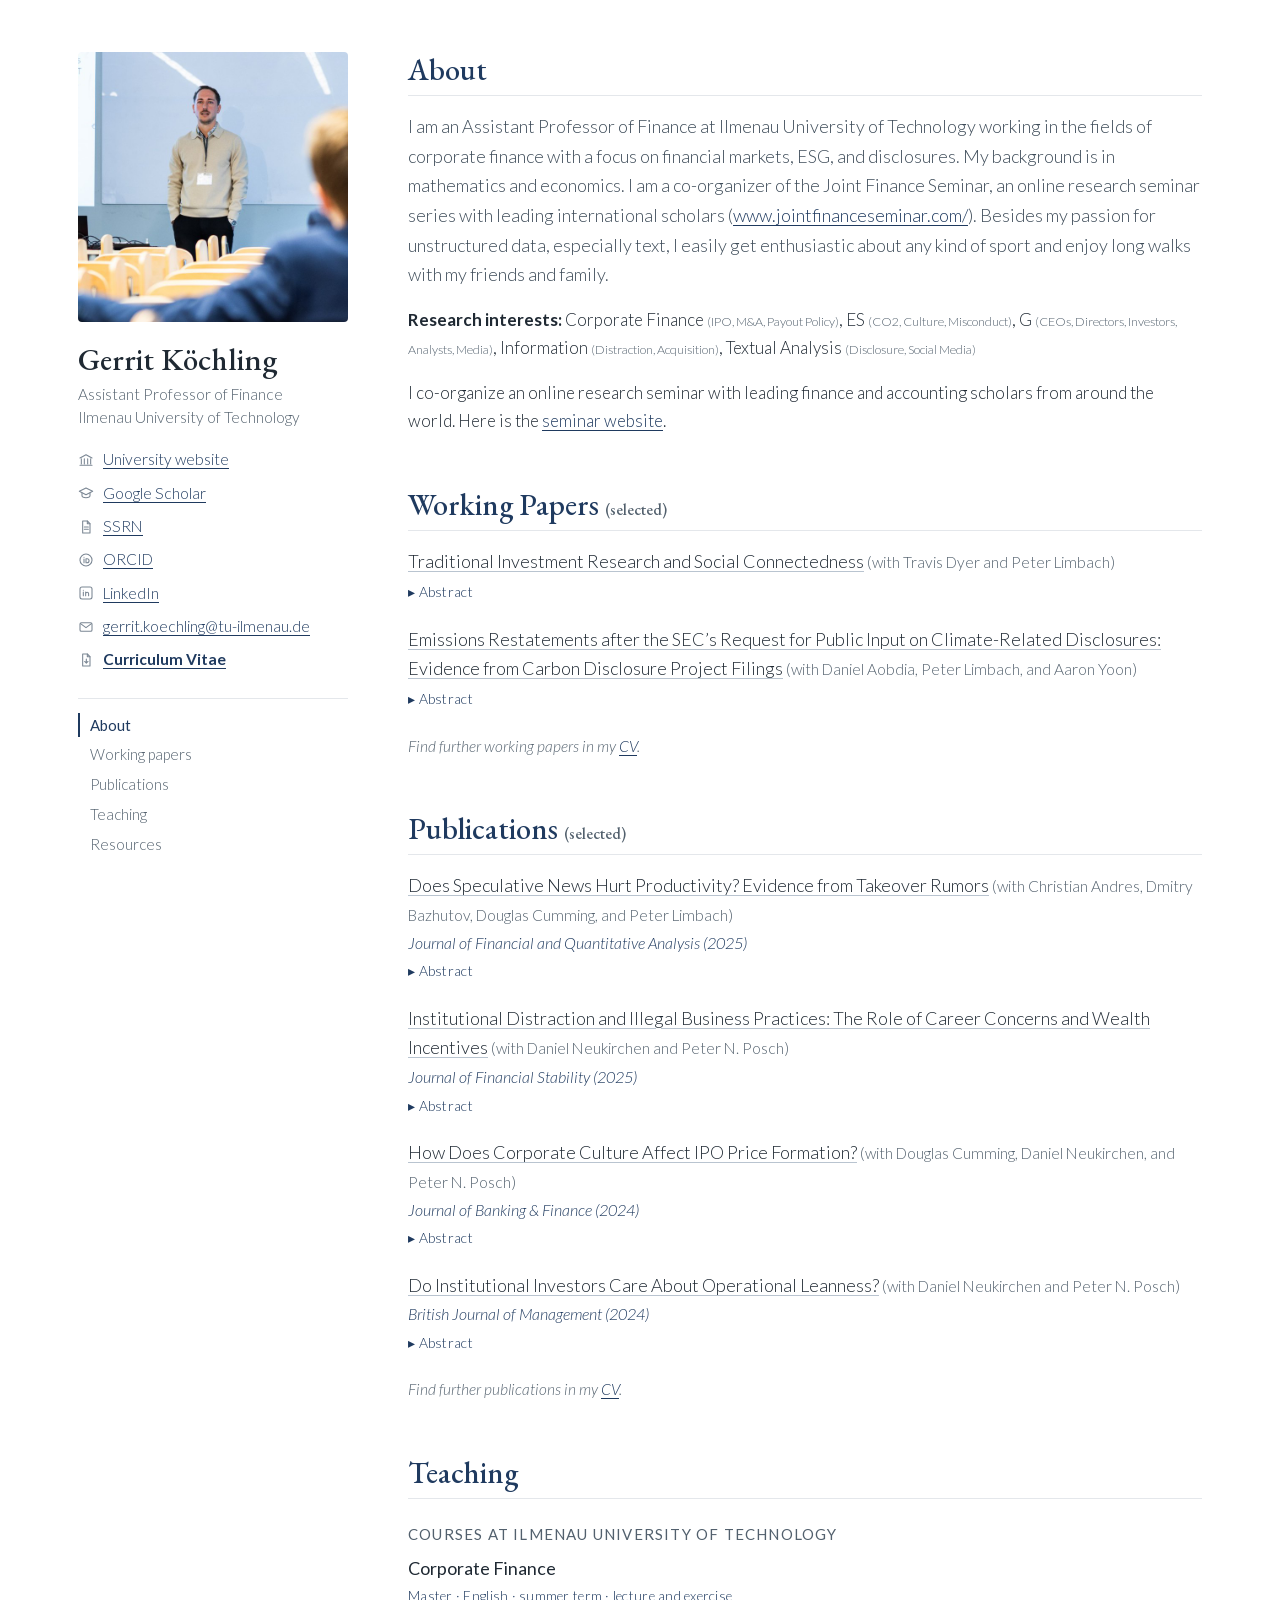
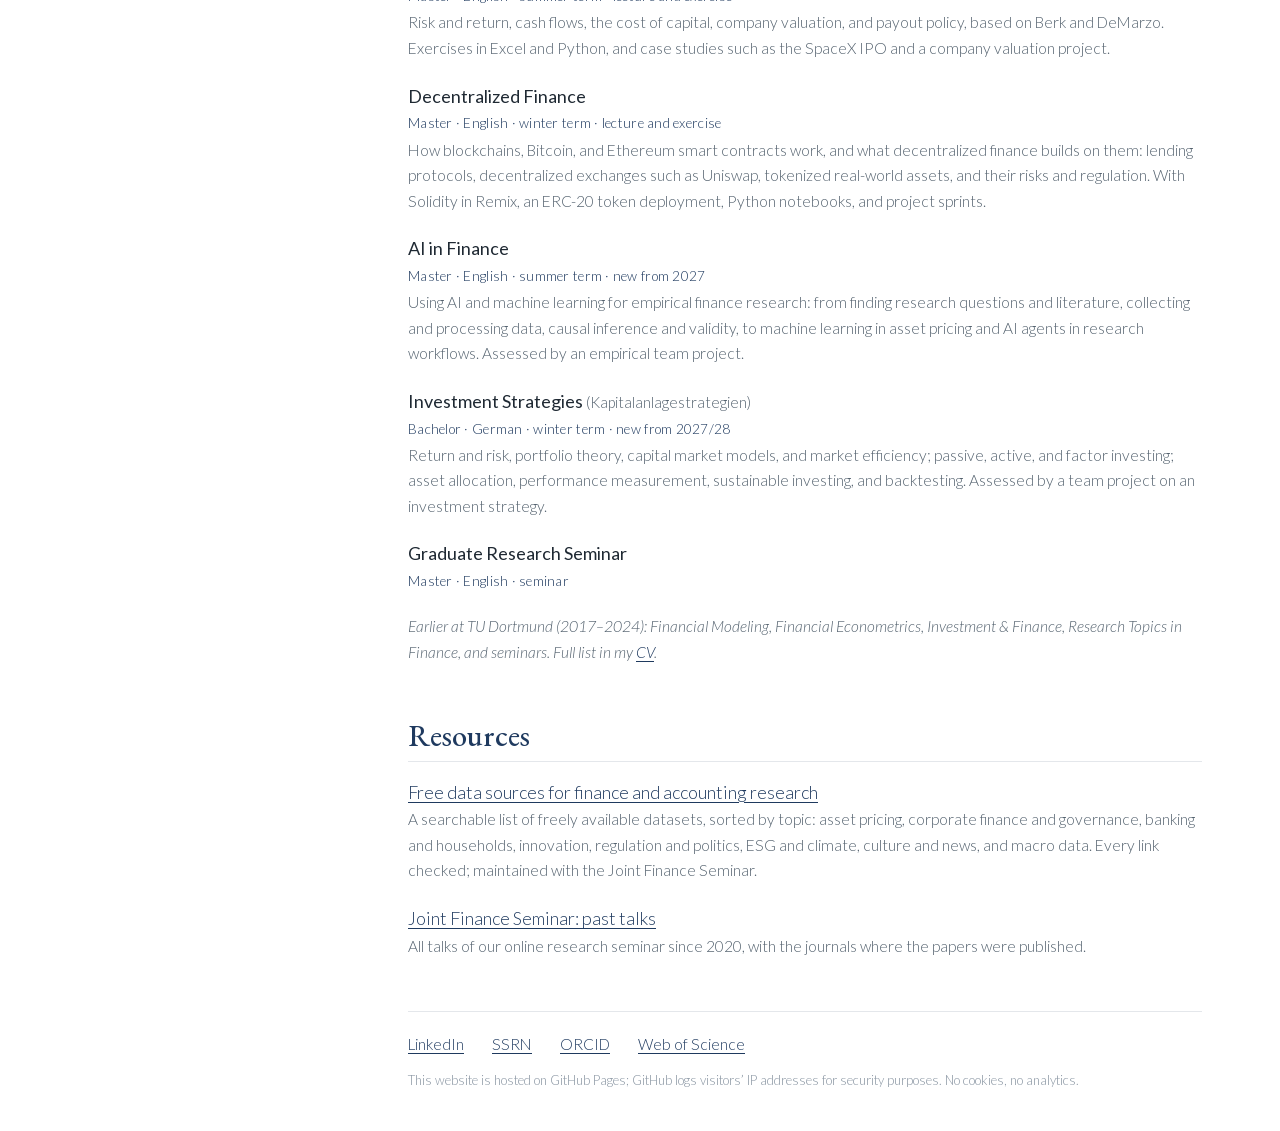
<file: index.html>
<!doctype html>
<html lang="en">
<head>
<meta charset="utf-8">
<meta name="viewport" content="width=device-width, initial-scale=1">
<title>Gerrit Köchling · Assistant Professor of Finance</title>
<meta name="description" content="Gerrit Köchling, Assistant Professor of Finance at Ilmenau University of Technology: research in corporate finance, financial markets, and ESG.">
<link rel="canonical" href="https://www.gerritkoechling.com/">
<meta property="og:type" content="profile">
<meta property="og:title" content="Gerrit Köchling">
<meta property="og:description" content="Assistant Professor of Finance at Ilmenau University of Technology: corporate finance, financial markets, and ESG.">
<meta property="og:url" content="https://www.gerritkoechling.com/">
<meta property="og:image" content="https://www.gerritkoechling.com/img/gerrit_koechling.jpg">
<meta property="og:site_name" content="Gerrit Köchling">
<meta name="twitter:card" content="summary_large_image">
<link rel="icon" href="/img/icon_48.png" sizes="48x48" type="image/png">
<link rel="icon" href="/img/icon_192.png" sizes="192x192" type="image/png">
<link rel="apple-touch-icon" href="/img/icon_180.png">
<link rel="stylesheet" href="/fonts/fonts.css">
<script type="application/ld+json">{"@context": "https://schema.org", "@type": "Person", "name": "Gerrit Köchling", "url": "https://www.gerritkoechling.com/", "jobTitle": "Assistant Professor of Finance", "worksFor": {"@type": "CollegeOrUniversity", "name": "Ilmenau University of Technology", "url": "https://www.tu-ilmenau.de/en/"}, "email": "mailto:gerrit.koechling@tu-ilmenau.de", "sameAs": ["https://scholar.google.de/citations?user=a5JoTuUAAAAJ", "https://papers.ssrn.com/sol3/cf_dev/AbsByAuth.cfm?per_id=2900815", "https://www.linkedin.com/in/gerrit-koechling/", "https://orcid.org/0000-0001-6266-6332", "https://www.webofscience.com/wos/author/record/AAD-9535-2020", "https://www.tu-ilmenau.de/en/university/departments/department-of-economic-sciences-and-media/profile/institutes-and-groups/finance-group"], "image": "https://www.gerritkoechling.com/img/gerrit_koechling_square.jpg", "knowsAbout": ["Corporate finance", "Financial markets", "ESG", "Corporate governance", "Information acquisition", "Textual analysis"], "alumniOf": {"@type": "CollegeOrUniversity", "name": "TU Dortmund University"}, "identifier": {"@type": "PropertyValue", "propertyID": "ORCID", "value": "0000-0001-6266-6332"}}</script>
<style>
:root{--ink:#1f2933;--soft:#52606d;--acc:#1f3a5f;--acc-soft:#e8eef5;--line:#e4e7eb;--bg:#fff}
*{box-sizing:border-box}
html{scroll-behavior:smooth;scroll-padding-top:24px}
body{margin:0;background:var(--bg);color:var(--ink);font:300 17px/1.65 Lato,"Helvetica Neue",Arial,sans-serif;-webkit-font-smoothing:antialiased}
a{color:var(--acc);text-decoration-thickness:1px;text-underline-offset:3px}
a:hover{color:#0f2440}
::selection{background:var(--acc-soft)}
.wrap{max-width:1180px;margin:0 auto;display:grid;grid-template-columns:270px minmax(0,1fr);gap:60px;padding:52px 28px 40px}
/* sidebar */
.side{align-self:start}
@media (min-height:780px) and (min-width:861px){.side{position:sticky;top:36px}}
.side .photo{display:block;width:100%;height:auto;aspect-ratio:1/1;object-fit:cover;border-radius:4px}
.side .name{font:500 31px/1.12 "EB Garamond",Georgia,serif;margin:20px 0 6px;color:var(--ink)}
.side .role{margin:0 0 18px;color:var(--soft);font-size:15.5px;line-height:1.5}
.side .links{list-style:none;padding:0;margin:0 0 22px;font-size:15.5px}
.side .links li{margin:5px 0}
.side .links .cv a{font-weight:700}
.side .links a{display:inline-flex;align-items:center;gap:9px}
.side .links .ic{width:16px;height:16px;flex:0 0 16px;fill:none;stroke:#7b8794;stroke-width:1.6;stroke-linecap:round;stroke-linejoin:round}
.side .links a:hover .ic{stroke:var(--acc)}
.toc{border-top:1px solid var(--line);padding-top:14px;display:flex;flex-direction:column;gap:5px;font-size:15px}
.toc a{color:var(--soft);text-decoration:none;padding-left:10px;border-left:2px solid transparent}
.toc a:hover{color:var(--acc)}
.toc a.on{color:var(--acc);border-left-color:var(--acc);font-weight:400}
/* content */
main section{margin-bottom:52px}
main h2{font:500 30px/1.2 "EB Garamond",Georgia,serif;color:var(--acc);margin:0 0 16px;padding-bottom:7px;border-bottom:1px solid var(--line)}
main h3{font:400 15px/1.3 Lato,Arial,sans-serif;letter-spacing:.08em;text-transform:uppercase;color:var(--soft);margin:26px 0 10px}
.lead{font-size:18px;color:#3e4c59;margin:0 0 16px}
.interests{margin:0 0 12px}
.interests small{font-size:12.5px;color:var(--soft)}
.interests b{font-weight:700}
.paper{margin:0 0 20px}
.paper .t{font-size:18px;color:var(--ink);text-decoration-color:#b9c4d0}
.paper .t:hover{color:var(--acc)}
.paper .with{color:var(--soft);font-size:15.5px}
.paper .j{font-style:italic;color:var(--acc);font-size:16px;margin-top:1px}
details.abs{margin-top:2px;color:var(--soft);font-size:15.5px}
details.abs summary{cursor:pointer;list-style:none;display:inline-block;font-size:14px;color:var(--acc);letter-spacing:.02em}
details.abs summary::-webkit-details-marker{display:none}
details.abs summary::before{content:"\25B8\00a0"}
details.abs[open] summary::before{content:"\25BE\00a0"}
details.abs summary:hover{text-decoration:underline}
details.abs p{margin:4px 0 8px}
.more{font-style:italic;font-size:15.5px;color:var(--soft);margin:22px 0 0}
.res{list-style:none;padding:0;margin:4px 0 0}
.res li{margin:0 0 20px}
.res .c{display:block;font-size:18px;color:var(--ink);font-weight:400}
.res .c small{font-size:15px;color:var(--soft);font-weight:300}
.res .meta{display:block;font-size:13.5px;letter-spacing:.02em;color:var(--acc);margin:1px 0 3px}
.res span{display:block;color:var(--soft);font-size:15.5px}
.res a{font-size:18px}
footer{border-top:1px solid var(--line);padding-top:20px;margin-top:10px}
.social{display:flex;flex-wrap:wrap;gap:8px 28px;font-size:15.5px;margin-bottom:12px}
.fine{font-size:13px;color:#8a96a3;margin:0}
@media (max-width:860px){
  .wrap{grid-template-columns:1fr;gap:26px;padding:24px 18px 30px}
  .side{position:static;display:grid;grid-template-columns:112px 1fr;gap:4px 18px;align-items:start}
  .side > a:first-child{grid-row:1/3}
  .side .photo{width:112px;height:112px}
  .side .name{margin:2px 0 2px;font-size:28px}
  .side .role{margin:0;font-size:15px}
  .side .links{grid-column:1/-1;display:flex;flex-wrap:wrap;gap:4px 16px;margin:12px 0 0}
  .side .links li{margin:0}
  .toc{grid-column:1/-1;flex-direction:row;flex-wrap:wrap;gap:4px 14px;margin-top:12px;padding-top:10px}
  .toc a{padding-left:0;border-left:0}
  main h2{font-size:27px}
}
</style>
</head>
<body>
<div class="wrap">
<aside class="side">
  <a href="/" aria-label="Home"><img class="photo" src="/img/gerrit_koechling_square.jpg" alt="Gerrit Köchling presenting a research paper" width="640" height="640"></a>
  <h1 class="name">Gerrit Köchling</h1>
  <p class="role">Assistant Professor of Finance<br>Ilmenau University of Technology</p>
  <ul class="links"><li><a href="https://www.tu-ilmenau.de/en/university/departments/department-of-economic-sciences-and-media/profile/institutes-and-groups/finance-group"><svg class="ic" viewBox="0 0 24 24" aria-hidden="true"><path d="M3 9l9-5 9 5"/><path d="M5 10v8M9.5 10v8M14.5 10v8M19 10v8"/><path d="M3 20h18"/></svg><span>University website</span></a></li><li><a href="https://scholar.google.de/citations?user=a5JoTuUAAAAJ&amp;hl=de&amp;oi=ao"><svg class="ic" viewBox="0 0 24 24" aria-hidden="true"><path d="M2 9.5l10-5 10 5-10 5z"/><path d="M6 12v4.2c0 1.4 2.7 2.8 6 2.8s6-1.4 6-2.8V12"/></svg><span>Google Scholar</span></a></li><li><a href="https://papers.ssrn.com/sol3/cf_dev/AbsByAuth.cfm?per_id=2900815"><svg class="ic" viewBox="0 0 24 24" aria-hidden="true"><path d="M7 3h7l4 4v14H7z"/><path d="M14 3v4h4"/><path d="M9.5 12h6M9.5 15.5h6"/></svg><span>SSRN</span></a></li><li><a href="https://orcid.org/0000-0001-6266-6332"><svg class="ic" viewBox="0 0 24 24" aria-hidden="true"><circle cx="12" cy="12" r="9"/><path d="M9 10.5V16M9 8v.01"/><path d="M12 10h1.6a3 3 0 0 1 0 6H12z"/></svg><span>ORCID</span></a></li><li><a href="https://www.linkedin.com/in/gerrit-koechling/"><svg class="ic" viewBox="0 0 24 24" aria-hidden="true"><rect x="3" y="3" width="18" height="18" rx="3"/><path d="M8 10.5V16M8 7.8v.01M11.5 16v-5.5M11.5 13a2.2 2.2 0 0 1 4.4 0V16"/></svg><span>LinkedIn</span></a></li><li><a href="mailto:gerrit.koechling@tu-ilmenau.de"><svg class="ic" viewBox="0 0 24 24" aria-hidden="true"><rect x="3" y="5.5" width="18" height="13" rx="2"/><path d="M3.8 7l8.2 6 8.2-6"/></svg><span>gerrit.koechling@tu-ilmenau.de</span></a></li><li class="cv"><a href="/cv.pdf"><svg class="ic" viewBox="0 0 24 24" aria-hidden="true"><path d="M7 3h7l4 4v14H7z"/><path d="M14 3v4h4"/><path d="M12.5 10.5v6M10 14.2l2.5 2.5 2.5-2.5"/></svg><span>Curriculum Vitae</span></a></li></ul>
  <nav class="toc" aria-label="Sections">
    <a href="#about">About</a><a href="#working-papers">Working papers</a><a href="#publications">Publications</a><a href="#teaching">Teaching</a><a href="#resources">Resources</a>
  </nav>
</aside>
<main>
<section id="about">
  <h2>About</h2>
  <p class="lead">I am an Assistant Professor of Finance at Ilmenau University of Technology working in the fields of corporate finance with a focus on financial markets, ESG, and disclosures. My background is in mathematics and economics. I am a co-organizer of the Joint Finance Seminar, an online research seminar series with leading international scholars (<a href="https://www.jointfinanceseminar.com/">www.jointfinanceseminar.com/</a>). Besides my passion for unstructured data, especially text, I easily get enthusiastic about any kind of sport and enjoy long walks with my friends and family.</p>
  <p class="interests"><b>Research interests:</b> Corporate Finance <small>(IPO, M&amp;A, Payout Policy)</small>, ES <small>(CO2, Culture, Misconduct)</small>, G <small>(CEOs, Directors, Investors, Analysts, Media)</small>, Information <small>(Distraction, Acquisition)</small>, Textual Analysis <small>(Disclosure, Social Media)</small></p>
  <p>I co-organize an online research seminar with leading finance and accounting scholars from around the world. Here is the <a href="https://www.jointfinanceseminar.com/">seminar website</a>.</p>
</section>

<section id="working-papers">
  <h2>Working Papers <small style="font-size:16px;color:var(--soft)">(selected)</small></h2>
  <div class="paper">
  <div><a class="t" href="https://papers.ssrn.com/sol3/papers.cfm?abstract_id=4643278">Traditional Investment Research and Social Connectedness</a> <span class="with">(with Travis Dyer and Peter Limbach)</span></div>
  <details class="abs"><summary>Abstract</summary><p>We show that investors acquire more public information about firms to which they are more socially proximate. A standard deviation increase in the Social Connectedness Index (Bailey, Cao, Kuchler, Stroebel, and Wong, 2018) between a firm’s headquarter county and a searcher county is associated with 30% more EDGAR filing downloads from the searcher county. The effect of social proximity on traditional investment research is distinct from the effects of geographic proximity and capital allocation. We find similar results studying headquarter relocations, investor-level data, power outages, and EDGAR downloads from European regions, for which physical distance should be irrelevant. Social proximity matters more during times of high market-wide uncertainty and for firms with weaker information environments. Traditional information gathered by socially proximate investors predicts short-term earnings and stock returns. Collectively, the evidence indicates that social ties mitigate informational frictions and foster valuable traditional information acquisition in financial markets.</p></details>
</div>

<div class="paper">
  <div><a class="t" href="https://papers.ssrn.com/sol3/papers.cfm?abstract_id=5917222">Emissions Restatements after the SEC’s Request for Public Input on Climate-Related Disclosures: Evidence from Carbon Disclosure Project Filings</a> <span class="with">(with Daniel Aobdia, Peter Limbach, and Aaron Yoon)</span></div>
  <details class="abs"><summary>Abstract</summary><p>This paper analyzes firms’ restatements of their Scope 1 emission numbers after the Securities and Exchange Commission’s request for public input on climate-related disclosure in March 2021. Using data from the Carbon Disclosure Project, we find a marked increase in the frequency and magnitude of restatements by U.S. public firms, both relative to their previous restatement levels and to those of private firms not subject to SEC oversight. Firms with independently assured emission data, board-level oversight of climate issues, high transition risk, and high institutional ownership restate less upwards but not downwards. Firms with upward revisions in response to the SEC’s initiative increase investments in emission-reduction projects. The results are consistent with widespread weaknesses in firms’ carbon reporting infrastructures and strategic motives to underreport. They have important implications for regulators, investors, and standard setters by highlighting the need for robust carbon reporting, and the critical role of assurance of sustainability disclosures.</p></details>
</div>
  <p class="more">Find further working papers in my <a href="/cv.pdf">CV</a>.</p>
</section>

<section id="publications">
  <h2>Publications <small style="font-size:16px;color:var(--soft)">(selected)</small></h2>
  <div class="paper">
  <div><a class="t" href="https://www.cambridge.org/core/journals/journal-of-financial-and-quantitative-analysis/article/does-speculative-news-hurt-productivity-evidence-from-takeover-rumors/306BB2F47D9F18D31254D6B87166C26B">Does Speculative News Hurt Productivity? Evidence from Takeover Rumors</a> <span class="with">(with Christian Andres, Dmitry Bazhutov, Douglas Cumming, and Peter Limbach)</span></div>
  <div class="j">Journal of Financial and Quantitative Analysis (2025)</div>
  <details class="abs"><summary>Abstract</summary><p>We show that productivity at both the firm and employee (i.e., analyst and inventor) level temporarily declines upon announcements of takeover rumors that do not materialize. Such speculative news may hurt productivity because uncertainty and threat of job loss cause anxiety, distraction, and reduced commitment among employees and managers. Consistently, we observe a more pronounced productivity dip for rumored targets and when the likelihood of job loss is higher. Firm performance mirrors these results. We find no indication of reverse causality. The evidence fosters our understanding of potential real effects of speculative financial news and the costs of takeover threats.</p></details>
</div>

<div class="paper">
  <div><a class="t" href="https://doi.org/10.1016/j.jfs.2025.101450">Institutional Distraction and Illegal Business Practices: The Role of Career Concerns and Wealth Incentives</a> <span class="with">(with Daniel Neukirchen and Peter N. Posch)</span></div>
  <div class="j">Journal of Financial Stability (2025)</div>
  <details class="abs"><summary>Abstract</summary><p>We exploit exogenous shocks to institutional investors’ portfolios to show that managers engage in significantly more stakeholder-related misconduct when institutional investors are distracted. Additional cross-sectional tests reveal that managerial career concerns and risk-taking equity incentives strongly moderate this relationship, suggesting that managers weigh the potential benefits and risks before engaging in misconduct during these periods. Finally, we provide evidence that the results are more pronounced when especially those institutional investors who are likely to be motivated monitors of the managers become distracted.</p></details>
</div>

<div class="paper">
  <div><a class="t" href="https://www.sciencedirect.com/science/article/pii/S0378426624000785">How Does Corporate Culture Affect IPO Price Formation?</a> <span class="with">(with Douglas Cumming, Daniel Neukirchen, and Peter N. Posch)</span></div>
  <div class="j">Journal of Banking &amp; Finance (2024)</div>
  <details class="abs"><summary>Abstract</summary><p>We examine the relationship between corporate culture and initial public offering (IPO) price formation. Using a sample of 935 US IPOs and data on corporate culture from Li et al. (2021b), we find that IPOs of strong culture firms are associated with more positive price revisions and higher initial returns, i.e., more underpricing. These findings hold using an alternative measure of corporate culture, matched samples, and a large set of control variables. Consistent with key theories, the effects appear to be driven by underwriters deliberately compensating investors for revealing information about their perceptions of the firm's culture during bookbuilding.</p></details>
</div>

<div class="paper">
  <div><a class="t" href="https://onlinelibrary.wiley.com/doi/full/10.1111/1467-8551.12779">Do Institutional Investors Care About Operational Leanness?</a> <span class="with">(with Daniel Neukirchen and Peter N. Posch)</span></div>
  <div class="j">British Journal of Management (2024)</div>
  <details class="abs"><summary>Abstract</summary><p>We investigate the relationship between operational leanness and institutional ownership. Based on a sample of 12,291 firm-year observations of US manufacturing firms from 1998 to 2020, we find leaner firms to attract significantly more institutional investors – both in terms of the fraction of shares held and the number of institutional investors holding shares of the firm. This finding holds in several tests addressing endogeneity concerns. Contrary to studies investigating the relationship between operational leanness and operating performance or credit ratings, our results do not provide consistent evidence that this relationship is also of a concave shape. However, we provide evidence that the relationship is stronger (i) for firms with weak corporate governance and high firm-specific monitoring costs and (ii) for active institutions, suggesting that not only firm performance considerations but also perceived lower agency costs are important mechanisms explaining why institutional investors prefer lean manufacturing firms. Taken together, these findings contribute to our understanding of institutional investors’ preferences in general and across institution types.</p></details>
</div>
  <p class="more">Find further publications in my <a href="/cv.pdf">CV</a>.</p>
</section>

<section id="teaching">
  <h2>Teaching</h2>
  <h3>Courses at Ilmenau University of Technology</h3>
  <ul class="res teach">
  <li><span class="c">Corporate Finance</span><span class="meta">Master · English · summer term · lecture and exercise</span>
    <span>Risk and return, cash flows, the cost of capital, company valuation, and payout policy, based on Berk and DeMarzo. Exercises in Excel and Python, and case studies such as the SpaceX IPO and a company valuation project.</span></li>
  <li><span class="c">Decentralized Finance</span><span class="meta">Master · English · winter term · lecture and exercise</span>
    <span>How blockchains, Bitcoin, and Ethereum smart contracts work, and what decentralized finance builds on them: lending protocols, decentralized exchanges such as Uniswap, tokenized real-world assets, and their risks and regulation. With Solidity in Remix, an ERC-20 token deployment, Python notebooks, and project sprints.</span></li>
  <li><span class="c">AI in Finance</span><span class="meta">Master · English · summer term · new from 2027</span>
    <span>Using AI and machine learning for empirical finance research: from finding research questions and literature, collecting and processing data, causal inference and validity, to machine learning in asset pricing and AI agents in research workflows. Assessed by an empirical team project.</span></li>
  <li><span class="c">Investment Strategies <small>(Kapitalanlagestrategien)</small></span><span class="meta">Bachelor · German · winter term · new from 2027/28</span>
    <span>Return and risk, portfolio theory, capital market models, and market efficiency; passive, active, and factor investing; asset allocation, performance measurement, sustainable investing, and backtesting. Assessed by a team project on an investment strategy.</span></li>
  <li><span class="c">Graduate Research Seminar</span><span class="meta">Master · English · seminar</span></li>
</ul>
  <p class="more">Earlier at TU Dortmund (2017–2024): Financial Modeling, Financial Econometrics, Investment &amp; Finance, Research Topics in Finance, and seminars. Full list in my <a href="/cv.pdf">CV</a>.</p>
</section>

<section id="resources">
  <h2>Resources</h2>
  <ul class="res">
  <li><a href="https://www.jointfinanceseminar.com/free-datasets/">Free data sources for finance and accounting research</a><span>A searchable list of freely available datasets, sorted by topic: asset pricing, corporate finance and governance, banking and households, innovation, regulation and politics, ESG and climate, culture and news, and macro data. Every link checked; maintained with the Joint Finance Seminar.</span></li>
  <li><a href="https://www.jointfinanceseminar.com/past-seminars/">Joint Finance Seminar: past talks</a><span>All talks of our online research seminar since 2020, with the journals where the papers were published.</span></li>
</ul>
</section>

<footer>
  <nav class="social" aria-label="Profiles">
    <a href="https://www.linkedin.com/in/gerrit-koechling/">LinkedIn</a>
    <a href="https://papers.ssrn.com/sol3/cf_dev/AbsByAuth.cfm?per_id=2900815">SSRN</a>
    <a href="https://orcid.org/0000-0001-6266-6332">ORCID</a>
    <a href="https://www.webofscience.com/wos/author/record/AAD-9535-2020">Web of Science</a>
  </nav>
  <p class="fine">This website is hosted on GitHub Pages; GitHub logs visitors’ IP addresses for security purposes. No cookies, no analytics.</p>
</footer>
</main>
</div>
<script>
// highlight the current section in the side menu
const links=[...document.querySelectorAll('.toc a')];
const io=new IntersectionObserver(es=>{es.forEach(e=>{if(e.isIntersecting){links.forEach(a=>a.classList.toggle('on',a.getAttribute('href')==='#'+e.target.id));}});},{rootMargin:'-30% 0px -60% 0px'});
document.querySelectorAll('main section').forEach(s=>io.observe(s));
</script>
</body>
</html>
</file>
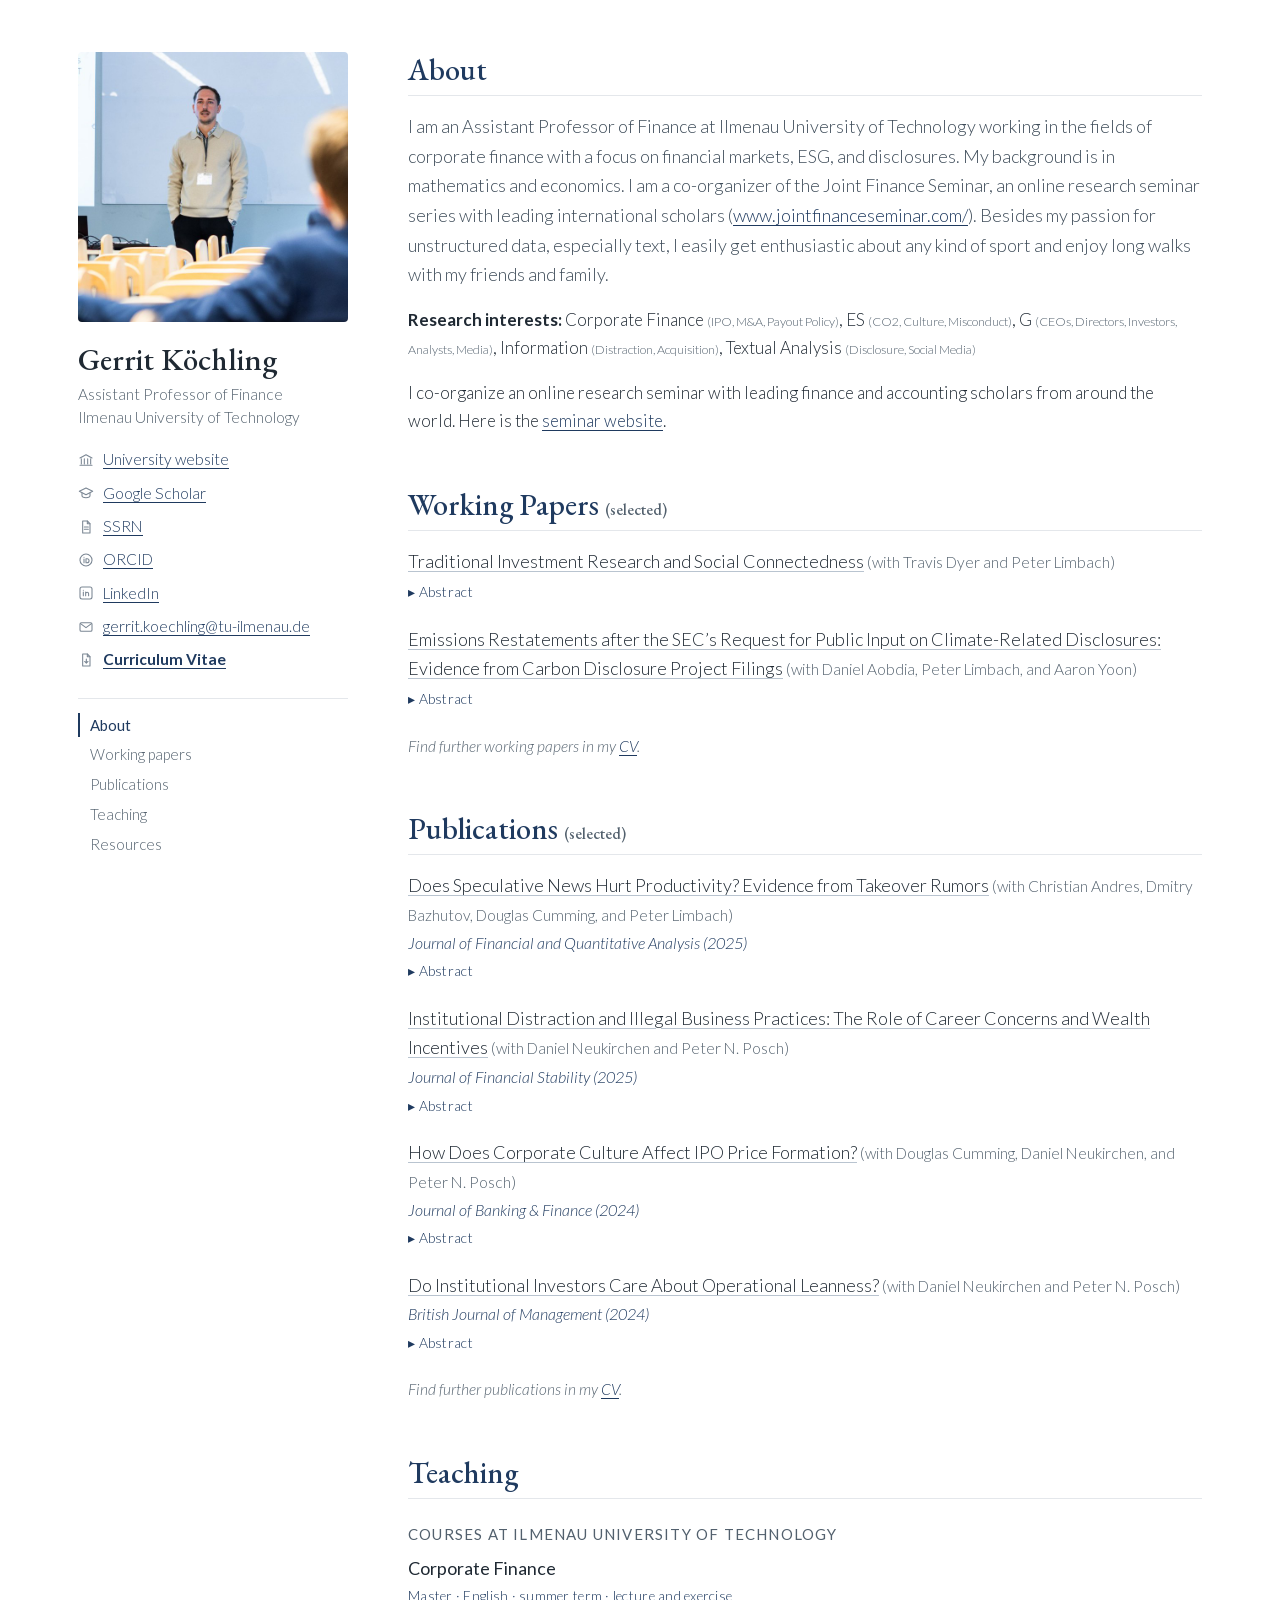
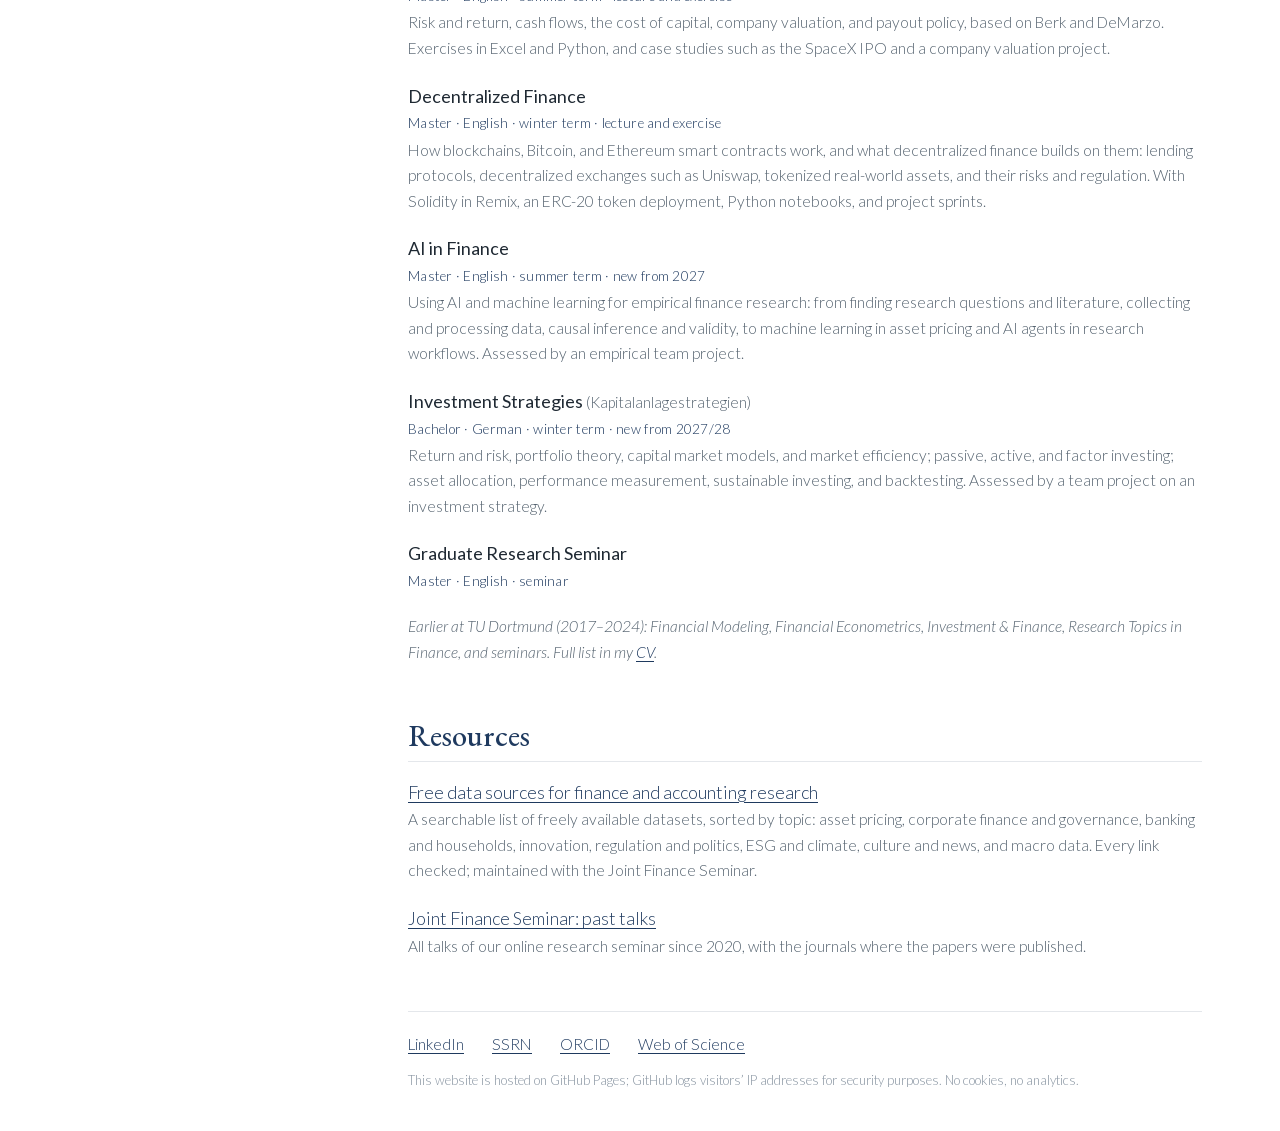
<file: home/index.html>
<!doctype html>
<html lang="en">
<head>
<meta charset="utf-8">
<meta name="robots" content="noindex">
<title>Gerrit Köchling</title>
<link rel="canonical" href="https://www.gerritkoechling.com/">
<meta http-equiv="refresh" content="0; url=/">
<script>location.replace("/");</script>
</head>
<body><p>Forwarding to <a href="/">the home page</a>.</p></body>
</html>
</file>
<file: fonts/fonts.css>
/* Lato (SIL Open Font License 1.1, see OFL.txt), self-hosted; files from Google Fonts, 2026-11-13 */
@font-face{font-family:'Lato';font-style:italic;font-weight:300;font-display:swap;src:url(/fonts/lato-latin-ext-300-italic.woff2) format('woff2');unicode-range:U+0100-02BA, U+02BD-02C5, U+02C7-02CC, U+02CE-02D7, U+02DD-02FF, U+0304, U+0308, U+0329, U+1D00-1DBF, U+1E00-1E9F, U+1EF2-1EFF, U+2020, U+20A0-20AB, U+20AD-20C4, U+2113, U+2C60-2C7F, U+A720-A7FF}
@font-face{font-family:'Lato';font-style:italic;font-weight:300;font-display:swap;src:url(/fonts/lato-latin-300-italic.woff2) format('woff2');unicode-range:U+0000-00FF, U+0131, U+0152-0153, U+02BB-02BC, U+02C6, U+02DA, U+02DC, U+0304, U+0308, U+0329, U+2000-206F, U+20AC, U+2122, U+2191, U+2193, U+2212, U+2215, U+FEFF, U+FFFD}
@font-face{font-family:'Lato';font-style:italic;font-weight:400;font-display:swap;src:url(/fonts/lato-latin-ext-400-italic.woff2) format('woff2');unicode-range:U+0100-02BA, U+02BD-02C5, U+02C7-02CC, U+02CE-02D7, U+02DD-02FF, U+0304, U+0308, U+0329, U+1D00-1DBF, U+1E00-1E9F, U+1EF2-1EFF, U+2020, U+20A0-20AB, U+20AD-20C4, U+2113, U+2C60-2C7F, U+A720-A7FF}
@font-face{font-family:'Lato';font-style:italic;font-weight:400;font-display:swap;src:url(/fonts/lato-latin-400-italic.woff2) format('woff2');unicode-range:U+0000-00FF, U+0131, U+0152-0153, U+02BB-02BC, U+02C6, U+02DA, U+02DC, U+0304, U+0308, U+0329, U+2000-206F, U+20AC, U+2122, U+2191, U+2193, U+2212, U+2215, U+FEFF, U+FFFD}
@font-face{font-family:'Lato';font-style:normal;font-weight:300;font-display:swap;src:url(/fonts/lato-latin-ext-300.woff2) format('woff2');unicode-range:U+0100-02BA, U+02BD-02C5, U+02C7-02CC, U+02CE-02D7, U+02DD-02FF, U+0304, U+0308, U+0329, U+1D00-1DBF, U+1E00-1E9F, U+1EF2-1EFF, U+2020, U+20A0-20AB, U+20AD-20C4, U+2113, U+2C60-2C7F, U+A720-A7FF}
@font-face{font-family:'Lato';font-style:normal;font-weight:300;font-display:swap;src:url(/fonts/lato-latin-300.woff2) format('woff2');unicode-range:U+0000-00FF, U+0131, U+0152-0153, U+02BB-02BC, U+02C6, U+02DA, U+02DC, U+0304, U+0308, U+0329, U+2000-206F, U+20AC, U+2122, U+2191, U+2193, U+2212, U+2215, U+FEFF, U+FFFD}
@font-face{font-family:'Lato';font-style:normal;font-weight:400;font-display:swap;src:url(/fonts/lato-latin-ext-400.woff2) format('woff2');unicode-range:U+0100-02BA, U+02BD-02C5, U+02C7-02CC, U+02CE-02D7, U+02DD-02FF, U+0304, U+0308, U+0329, U+1D00-1DBF, U+1E00-1E9F, U+1EF2-1EFF, U+2020, U+20A0-20AB, U+20AD-20C4, U+2113, U+2C60-2C7F, U+A720-A7FF}
@font-face{font-family:'Lato';font-style:normal;font-weight:400;font-display:swap;src:url(/fonts/lato-latin-400.woff2) format('woff2');unicode-range:U+0000-00FF, U+0131, U+0152-0153, U+02BB-02BC, U+02C6, U+02DA, U+02DC, U+0304, U+0308, U+0329, U+2000-206F, U+20AC, U+2122, U+2191, U+2193, U+2212, U+2215, U+FEFF, U+FFFD}
@font-face{font-family:'Lato';font-style:normal;font-weight:700;font-display:swap;src:url(/fonts/lato-latin-ext-700.woff2) format('woff2');unicode-range:U+0100-02BA, U+02BD-02C5, U+02C7-02CC, U+02CE-02D7, U+02DD-02FF, U+0304, U+0308, U+0329, U+1D00-1DBF, U+1E00-1E9F, U+1EF2-1EFF, U+2020, U+20A0-20AB, U+20AD-20C4, U+2113, U+2C60-2C7F, U+A720-A7FF}
@font-face{font-family:'Lato';font-style:normal;font-weight:700;font-display:swap;src:url(/fonts/lato-latin-700.woff2) format('woff2');unicode-range:U+0000-00FF, U+0131, U+0152-0153, U+02BB-02BC, U+02C6, U+02DA, U+02DC, U+0304, U+0308, U+0329, U+2000-206F, U+20AC, U+2122, U+2191, U+2193, U+2212, U+2215, U+FEFF, U+FFFD}
/* EB Garamond for headings (SIL Open Font License 1.1, see OFL-EBGaramond.txt) */
@font-face{font-family:'EB Garamond';font-style:normal;font-weight:400 700;font-display:swap;src:url(/fonts/eb-garamond-latin.woff2) format('woff2');unicode-range:U+0000-00FF, U+0131, U+0152-0153, U+02BB-02BC, U+02C6, U+02DA, U+02DC, U+0304, U+0308, U+0329, U+2000-206F, U+20AC, U+2122, U+2191, U+2193, U+2212, U+2215, U+FEFF, U+FFFD}
@font-face{font-family:'EB Garamond';font-style:normal;font-weight:400 700;font-display:swap;src:url(/fonts/eb-garamond-latin-ext.woff2) format('woff2');unicode-range:U+0100-02BA, U+02BD-02C5, U+02C7-02CC, U+02CE-02D7, U+02DD-02FF, U+0304, U+0308, U+0329, U+1D00-1DBF, U+1E00-1E9F, U+1EF2-1EFF, U+2020, U+20A0-20AB, U+20AD-20C4, U+2113, U+2C60-2C7F, U+A720-A7FF}
</file>
